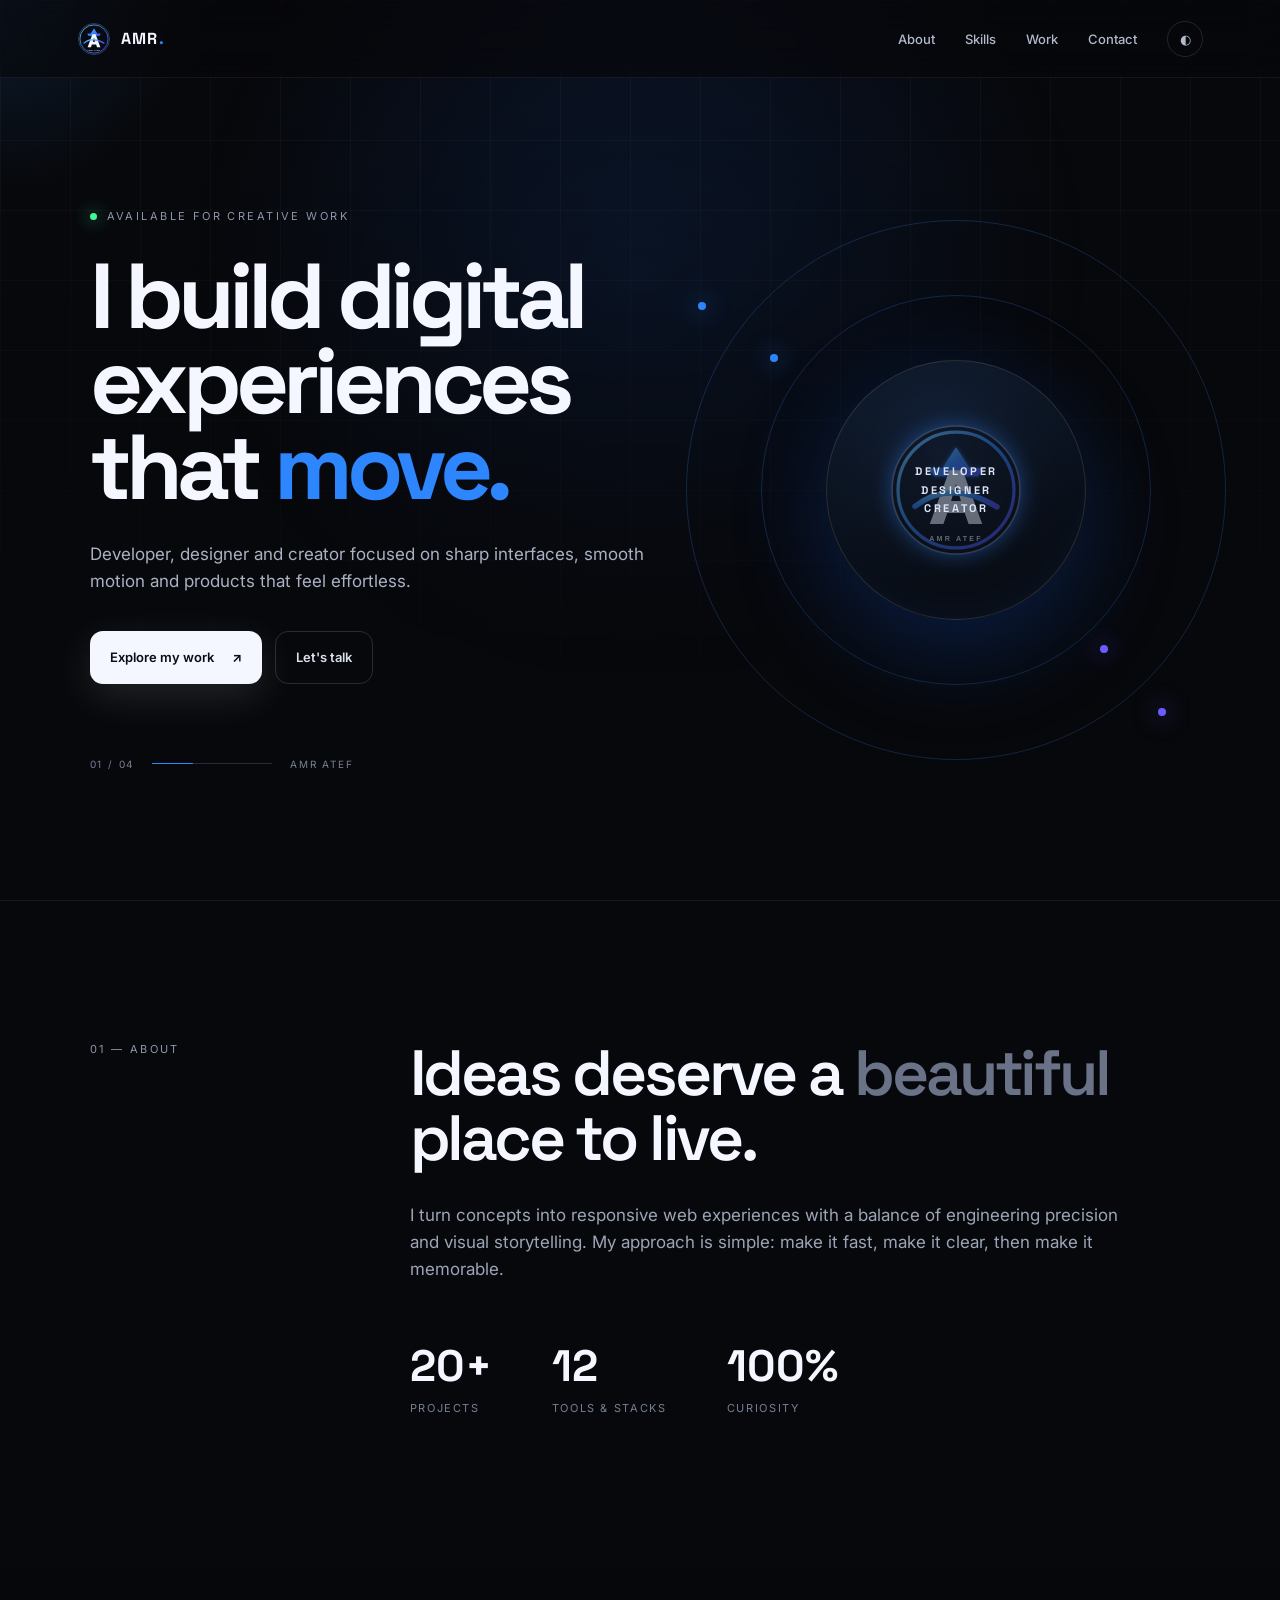
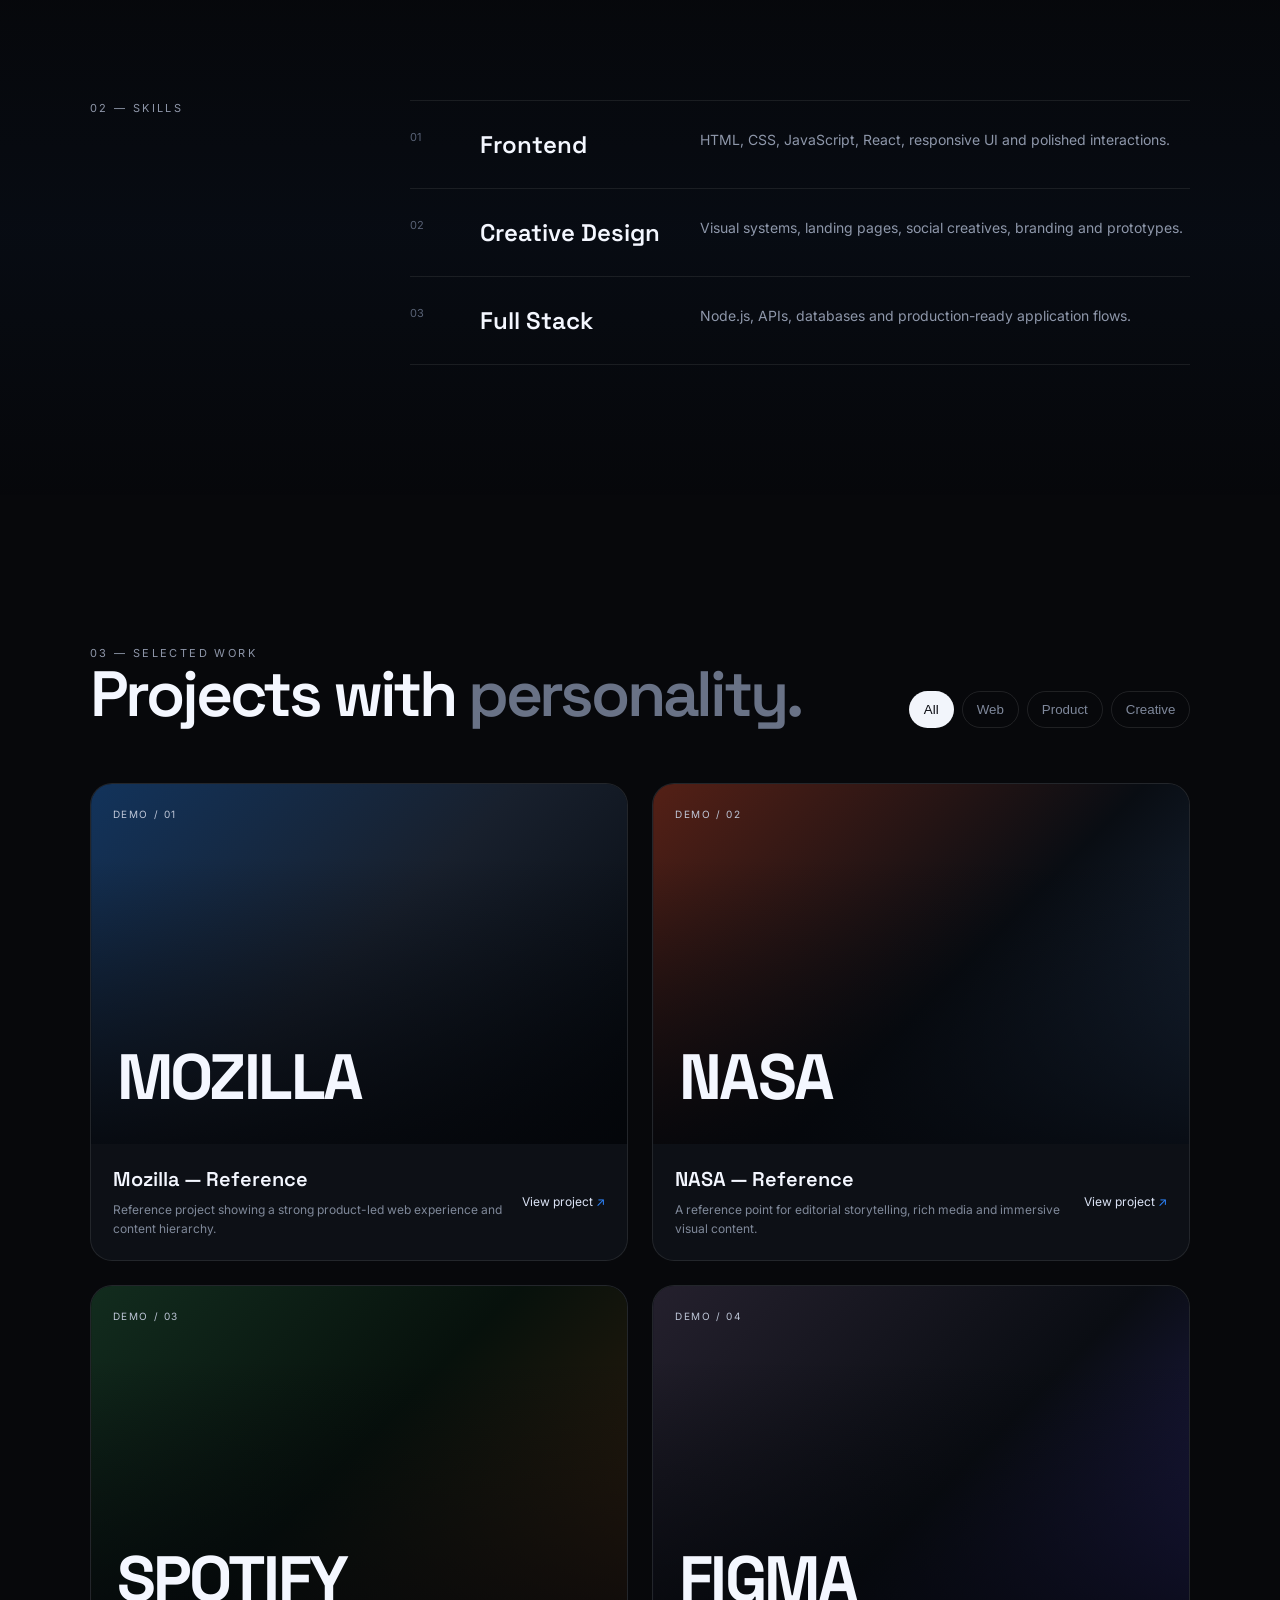
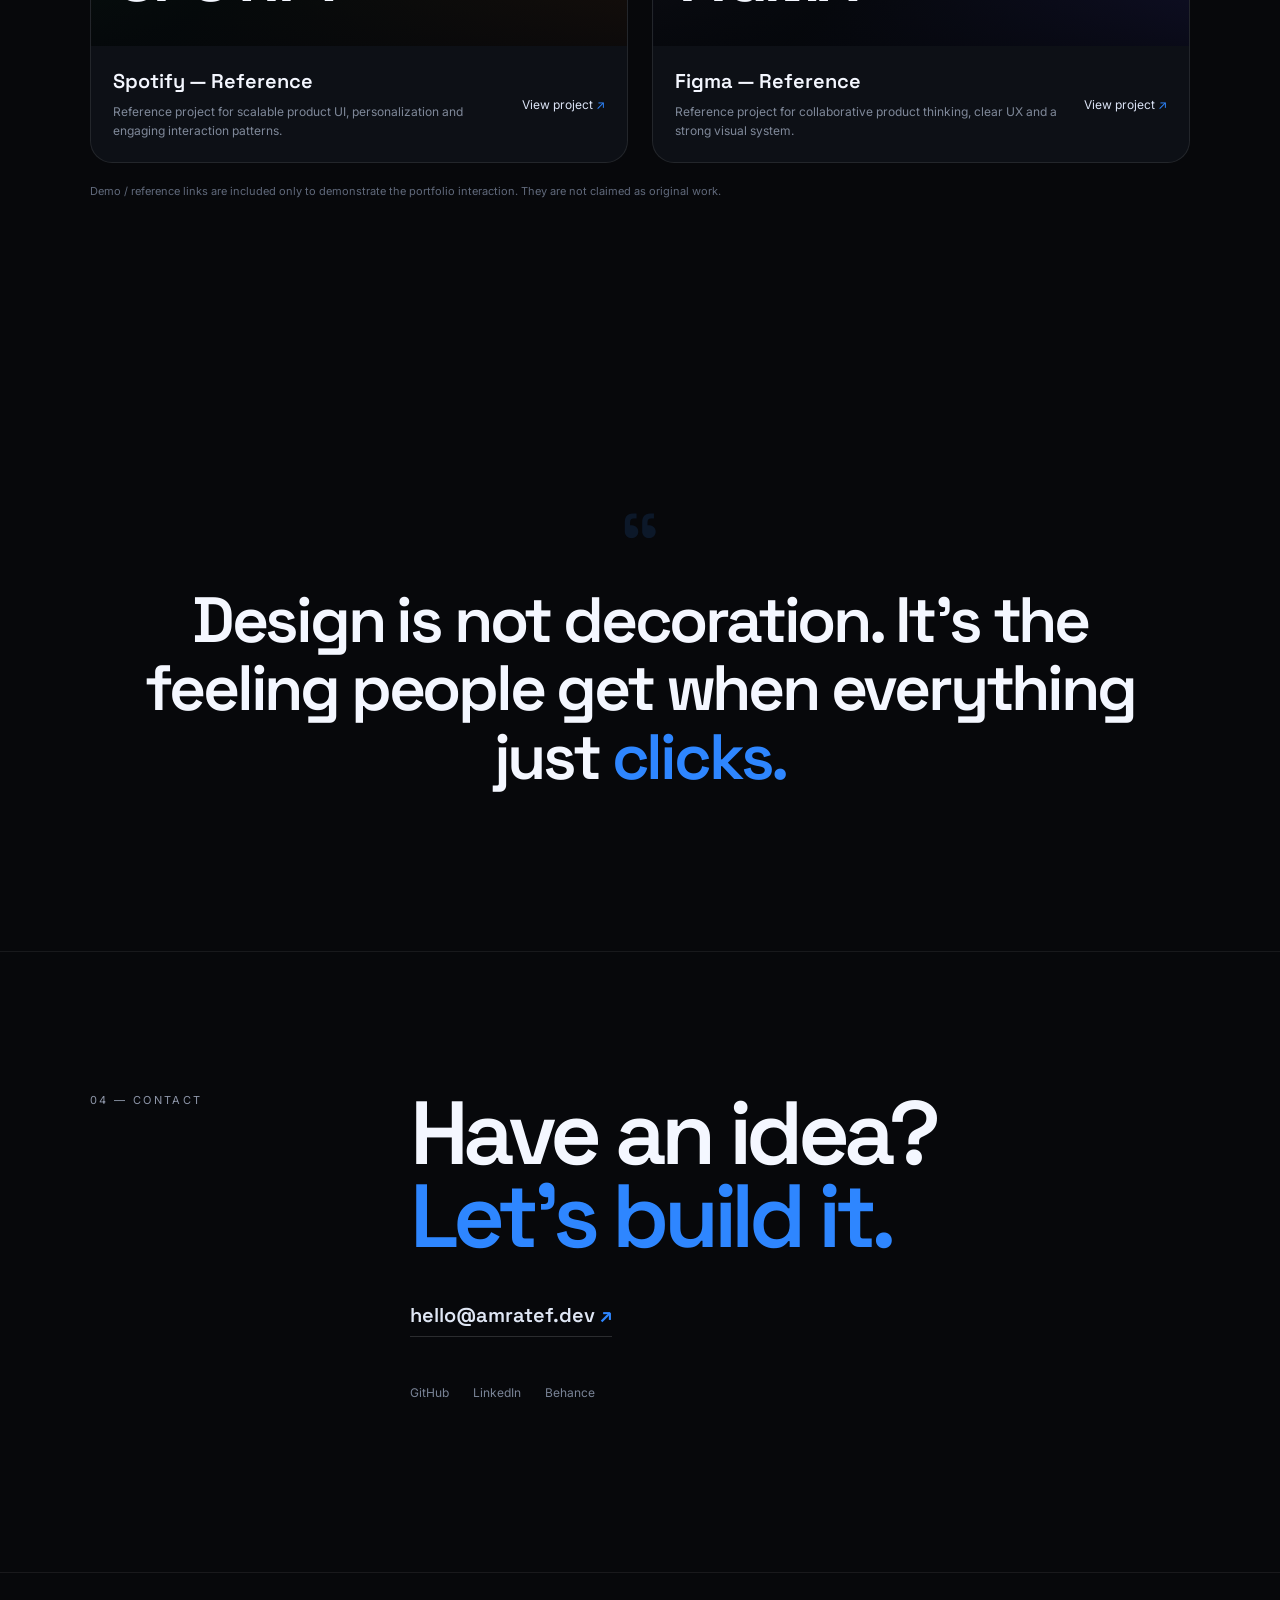
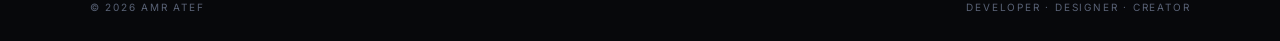
<file: index.html>
<!doctype html><html lang="en"><head><meta charset="utf-8"><meta name="viewport" content="width=device-width,initial-scale=1"><meta name="description" content="AMR ATEF — developer, designer and creator. A premium portfolio of selected digital work."><title>AMR ATEF — Developer · Designer · Creator</title><link rel="icon" href="./assets/logo.svg" type="image/svg+xml"><link rel="preconnect" href="https://fonts.googleapis.com"><link rel="preconnect" href="https://fonts.gstatic.com" crossorigin><link href="https://fonts.googleapis.com/css2?family=Inter:wght@400;500;600;700;800&family=Space+Grotesk:wght@500;600;700&display=swap" rel="stylesheet"><link rel="stylesheet" href="./style.css"></head><body><div class="cursor-glow"></div><header class="nav"><a class="brand" href="#top" aria-label="AMR ATEF home"><img src="./assets/logo.svg" alt="AMR ATEF logo"><span>AMR<span class="accent">.</span></span></a><button class="menu" aria-label="Open menu" aria-expanded="false"><i></i><i></i><i></i></button><nav class="nav-links"><a href="#about">About</a><a href="#skills">Skills</a><a href="#work">Work</a><a href="#contact">Contact</a><button class="theme" aria-label="Toggle theme">◐</button></nav></header><main id="top"><section class="hero"><div class="hero-grid"></div><div class="hero-copy reveal"><div class="eyebrow"><span></span> Available for creative work</div><h1>I build digital experiences that <em>move.</em></h1><p>Developer, designer and creator focused on sharp interfaces, smooth motion and products that feel effortless.</p><div class="hero-actions"><a class="btn primary" href="#work">Explore my work <b>↗</b></a><a class="btn ghost" href="#contact">Let's talk</a></div><div class="hero-meta"><span>01 / 04</span><div class="progress"><i></i></div><span>AMR ATEF</span></div></div><div class="hero-orbit reveal"><div class="orbit orbit-a"></div><div class="orbit orbit-b"></div><div class="hero-badge"><img src="./assets/logo.svg" alt=""><span>DEVELOPER<br>DESIGNER<br>CREATOR</span></div></div></section><section id="about" class="section split"><div class="section-label reveal">01 — About</div><div class="section-body reveal"><h2>Ideas deserve a <span class="muted">beautiful</span> place to live.</h2><p>I turn concepts into responsive web experiences with a balance of engineering precision and visual storytelling. My approach is simple: make it fast, make it clear, then make it memorable.</p><div class="stats"><div><strong>20+</strong><span>Projects</span></div><div><strong>12</strong><span>Tools & stacks</span></div><div><strong>100%</strong><span>Curiosity</span></div></div></div></section><section id="skills" class="section skills"><div class="section-label reveal">02 — Skills</div><div class="skill-list reveal"><div><span>01</span><strong>Frontend</strong><p>HTML, CSS, JavaScript, React, responsive UI and polished interactions.</p></div><div><span>02</span><strong>Creative Design</strong><p>Visual systems, landing pages, social creatives, branding and prototypes.</p></div><div><span>03</span><strong>Full Stack</strong><p>Node.js, APIs, databases and production-ready application flows.</p></div></div></section><section id="work" class="section work"><div class="work-head reveal"><div><div class="section-label">03 — Selected work</div><h2>Projects with <span class="muted">personality.</span></h2></div><div class="filters" role="tablist"><button class="filter active" data-filter="all">All</button><button class="filter" data-filter="web">Web</button><button class="filter" data-filter="product">Product</button><button class="filter" data-filter="creative">Creative</button></div></div><div class="projects"><article class="project reveal" data-tags="web product"><div class="project-image p1"><span>DEMO / 01</span><b>MOZILLA</b></div><div class="project-info"><div><h3>Mozilla — Reference</h3><p>Reference project showing a strong product-led web experience and content hierarchy.</p></div><a href="https://www.mozilla.org/" target="_blank" rel="noopener noreferrer">View project <span>↗</span></a></div></article><article class="project reveal" data-tags="web creative"><div class="project-image p2"><span>DEMO / 02</span><b>NASA</b></div><div class="project-info"><div><h3>NASA — Reference</h3><p>A reference point for editorial storytelling, rich media and immersive visual content.</p></div><a href="https://www.nasa.gov/" target="_blank" rel="noopener noreferrer">View project <span>↗</span></a></div></article><article class="project reveal" data-tags="product web"><div class="project-image p3"><span>DEMO / 03</span><b>SPOTIFY</b></div><div class="project-info"><div><h3>Spotify — Reference</h3><p>Reference project for scalable product UI, personalization and engaging interaction patterns.</p></div><a href="https://www.spotify.com/" target="_blank" rel="noopener noreferrer">View project <span>↗</span></a></div></article><article class="project reveal" data-tags="creative product"><div class="project-image p4"><span>DEMO / 04</span><b>FIGMA</b></div><div class="project-info"><div><h3>Figma — Reference</h3><p>Reference project for collaborative product thinking, clear UX and a strong visual system.</p></div><a href="https://www.figma.com/" target="_blank" rel="noopener noreferrer">View project <span>↗</span></a></div></article></div><p class="demo-note">Demo / reference links are included only to demonstrate the portfolio interaction. They are not claimed as original work.</p></section><section class="quote reveal"><div class="quote-mark">“</div><p>Design is not decoration. It's the feeling people get when everything just <em>clicks.</em></p></section><section id="contact" class="section contact"><div class="section-label reveal">04 — Contact</div><div class="contact-body reveal"><h2>Have an idea?<br><span>Let's build it.</span></h2><a class="mail" href="mailto:hello@amratef.dev">hello@amratef.dev <span>↗</span></a><div class="socials"><a href="https://github.com/m99000321-eng" target="_blank" rel="noopener">GitHub</a><a href="https://www.linkedin.com/" target="_blank" rel="noopener">LinkedIn</a><a href="https://www.behance.net/" target="_blank" rel="noopener">Behance</a></div></div></section></main><footer><div>© 2026 AMR ATEF</div><div>DEVELOPER · DESIGNER · CREATOR</div></footer><script src="./script.js"></script></body></html>
</file>
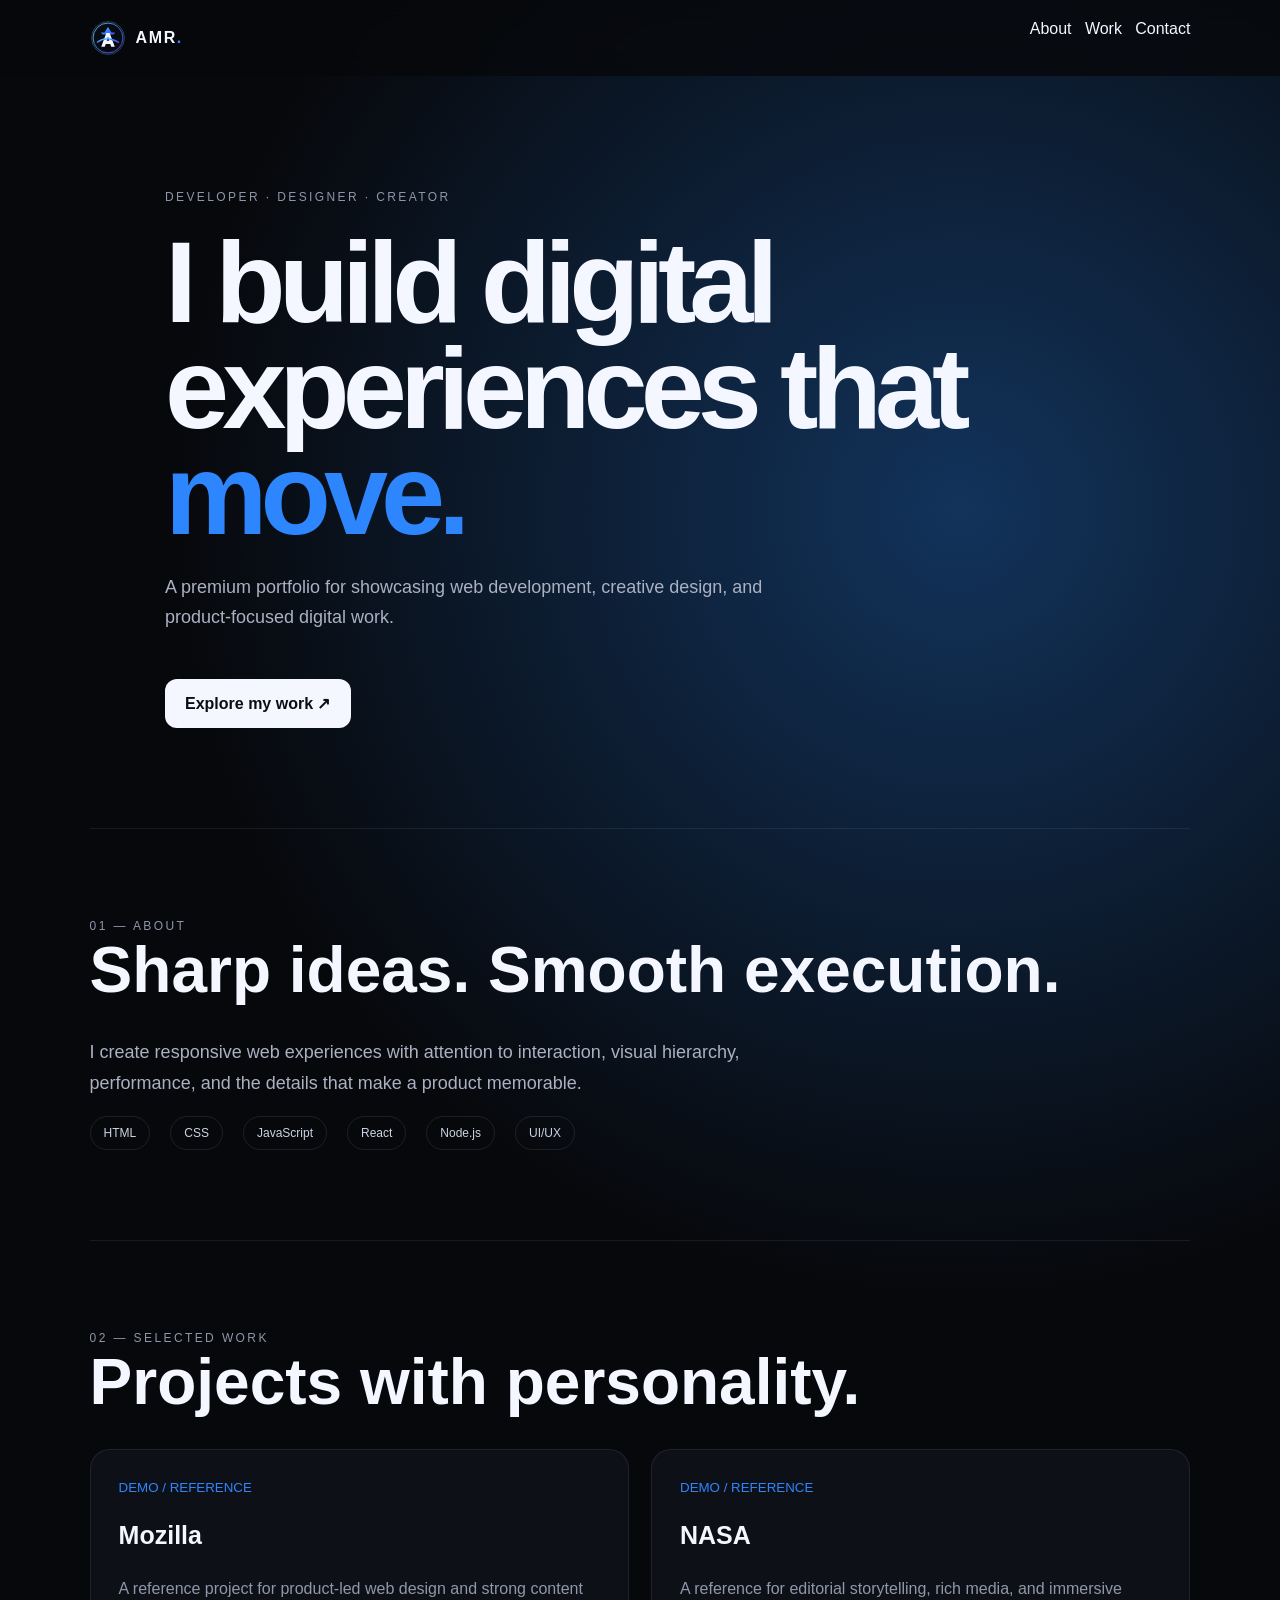
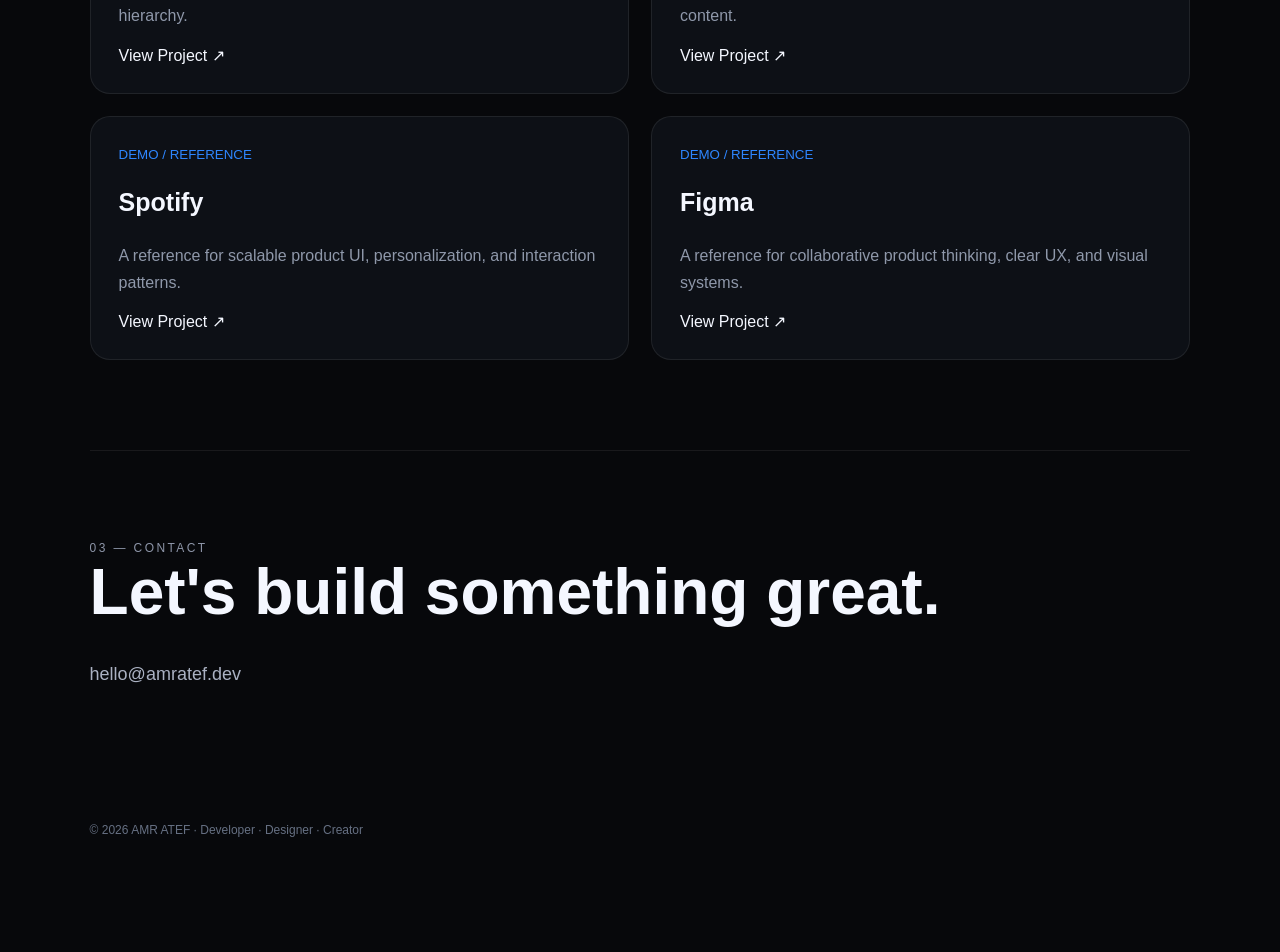
<file: vercel-portfolio.html>
<!doctype html><html lang="en"><head><meta charset="utf-8"><meta name="viewport" content="width=device-width,initial-scale=1"><title>AMR ATEF — Portfolio</title><style>body{margin:0;background:#07080b;color:#f4f7ff;font:16px Arial,sans-serif}main{min-height:100vh;padding:90px 7vw;background:radial-gradient(circle at 75% 20%,#12335b 0,transparent 35%),#07080b}nav{position:fixed;top:0;left:0;right:0;padding:20px 7vw;background:#07080bcc;backdrop-filter:blur(12px);display:flex;justify-content:space-between;z-index:4}a{color:inherit;text-decoration:none}.brand{display:flex;align-items:center;gap:10px;font-weight:700;letter-spacing:.1em}.logo{width:36px;height:36px}.hero{min-height:82vh;display:grid;place-items:center}.eyebrow{letter-spacing:.2em;text-transform:uppercase;color:#8e96a9;font-size:12px}h1{font-size:clamp(54px,9vw,120px);line-height:.92;max-width:950px;margin:25px 0;letter-spacing:-.06em}h1 span{color:#2e86ff}.lead{max-width:650px;color:#aab1c2;font-size:18px;line-height:1.7}.btn{display:inline-block;margin-top:28px;padding:15px 20px;border-radius:12px;background:#f4f7ff;color:#0b0d12;font-weight:700}.section{padding:90px 0;border-top:1px solid #ffffff12}.section h2{font-size:clamp(36px,5vw,72px);margin:0 0 30px}.projects{display:grid;grid-template-columns:repeat(2,1fr);gap:22px}.card{padding:28px;border:1px solid #ffffff14;border-radius:20px;background:#0d1016;transition:.35s}.card:hover{transform:translateY(-7px);border-color:#2e86ff77}.card small{color:#2e86ff}.card h3{font-size:25px}.card p{color:#8f98aa;line-height:1.7}.links{display:flex;gap:20px;flex-wrap:wrap}.pill{display:inline-block;padding:9px 13px;border:1px solid #ffffff18;border-radius:99px;color:#cbd3e2;font-size:12px}footer{padding:25px 0;color:#667083;font-size:12px}@media(max-width:800px){.projects{grid-template-columns:1fr}.navlinks{display:none}}</style></head><body><nav><a class="brand" href="#"><svg class="logo" viewBox="0 0 256 256" xmlns="http://www.w3.org/2000/svg"><defs><linearGradient id="g" x1="0" y1="0" x2="1" y2="1"><stop stop-color="#7bdcff"/><stop offset=".48" stop-color="#2e86ff"/><stop offset="1" stop-color="#5b49ff"/></linearGradient></defs><circle cx="128" cy="128" r="117" fill="#080b12" stroke="#6d86ab" stroke-width="3"/><circle cx="128" cy="128" r="106" fill="none" stroke="url(#g)" stroke-width="6"/><path d="M78 88h25l25-38 25 38h25l-10 15H88z" fill="url(#g)"/><path d="M80 190 116 92h24l36 98h-25l-7-20h-32l-7 20zm39-42h18l-9-31z" fill="#f4f7ff"/><path d="M53 158c39-30 89-36 150 1" fill="none" stroke="url(#g)" stroke-width="10" stroke-linecap="round"/></svg><span>AMR<span style="color:#2e86ff">.</span></span></a><div class="navlinks"><a href="#about">About</a> &nbsp; <a href="#work">Work</a> &nbsp; <a href="#contact">Contact</a></div></nav><main><section class="hero"><div><div class="eyebrow">Developer · Designer · Creator</div><h1>I build digital experiences that <span>move.</span></h1><p class="lead">A premium portfolio for showcasing web development, creative design, and product-focused digital work.</p><a class="btn" href="#work">Explore my work ↗</a></div></section><section id="about" class="section"><div class="eyebrow">01 — About</div><h2>Sharp ideas. Smooth execution.</h2><p class="lead">I create responsive web experiences with attention to interaction, visual hierarchy, performance, and the details that make a product memorable.</p><div class="links"><span class="pill">HTML</span><span class="pill">CSS</span><span class="pill">JavaScript</span><span class="pill">React</span><span class="pill">Node.js</span><span class="pill">UI/UX</span></div></section><section id="work" class="section"><div class="eyebrow">02 — Selected Work</div><h2>Projects with personality.</h2><div class="projects"><article class="card"><small>DEMO / REFERENCE</small><h3>Mozilla</h3><p>A reference project for product-led web design and strong content hierarchy.</p><a href="https://www.mozilla.org/" target="_blank" rel="noopener">View Project ↗</a></article><article class="card"><small>DEMO / REFERENCE</small><h3>NASA</h3><p>A reference for editorial storytelling, rich media, and immersive content.</p><a href="https://www.nasa.gov/" target="_blank" rel="noopener">View Project ↗</a></article><article class="card"><small>DEMO / REFERENCE</small><h3>Spotify</h3><p>A reference for scalable product UI, personalization, and interaction patterns.</p><a href="https://www.spotify.com/" target="_blank" rel="noopener">View Project ↗</a></article><article class="card"><small>DEMO / REFERENCE</small><h3>Figma</h3><p>A reference for collaborative product thinking, clear UX, and visual systems.</p><a href="https://www.figma.com/" target="_blank" rel="noopener">View Project ↗</a></article></div></section><section id="contact" class="section"><div class="eyebrow">03 — Contact</div><h2>Let's build something great.</h2><p class="lead">hello@amratef.dev</p></section><footer>© 2026 AMR ATEF · Developer · Designer · Creator</footer></main></body></html>
</file>
<file: style.css>
*{box-sizing:border-box;margin:0;padding:0}html{scroll-behavior:smooth}body{font-family:Inter,system-ui,sans-serif;background:#07080b;color:#f4f7ff;line-height:1.6;overflow-x:hidden}body.light{background:#f5f7fb;color:#10131a}.cursor-glow{position:fixed;width:420px;height:420px;border-radius:50%;background:radial-gradient(circle,rgba(38,132,255,.14),transparent 65%);pointer-events:none;transform:translate(-50%,-50%);z-index:0;mix-blend-mode:screen}.nav{position:fixed;top:0;left:0;right:0;height:78px;display:flex;align-items:center;justify-content:space-between;padding:0 6vw;border-bottom:1px solid rgba(255,255,255,.06);background:rgba(7,8,11,.62);backdrop-filter:blur(18px);z-index:20}.brand{display:flex;align-items:center;gap:10px;color:inherit;text-decoration:none;font-family:'Space Grotesk';font-weight:700;letter-spacing:.08em}.brand img{width:34px;height:34px}.accent,.hero-copy em,.quote em,.contact-body span{color:#2e86ff;font-style:normal}.nav-links{display:flex;align-items:center;gap:30px}.nav-links a,.theme{color:#b3bacb;text-decoration:none;font:500 13px Inter;transition:.25s}.nav-links a:hover{color:#fff}.theme{border:1px solid rgba(255,255,255,.12);background:transparent;border-radius:100px;width:36px;height:36px;cursor:pointer}.menu{display:none;background:none;border:0}.hero{min-height:100vh;padding:160px 7vw 80px;display:grid;grid-template-columns:1.15fr .85fr;align-items:center;position:relative;overflow:hidden}.hero-grid{position:absolute;inset:0;background-image:linear-gradient(rgba(255,255,255,.035) 1px,transparent 1px),linear-gradient(90deg,rgba(255,255,255,.035) 1px,transparent 1px);background-size:70px 70px;mask-image:linear-gradient(to bottom,black,transparent 85%);animation:gridMove 16s linear infinite}.hero-grid:after{content:'';position:absolute;inset:0;background:radial-gradient(circle at 50% 30%,rgba(31,111,255,.16),transparent 50%)}@keyframes gridMove{to{transform:translateY(70px)}}.hero-copy,.hero-orbit{position:relative;z-index:2}.eyebrow,.section-label{font-size:11px;text-transform:uppercase;letter-spacing:.22em;color:#8e96a9}.eyebrow{display:flex;gap:10px;align-items:center;margin-bottom:28px}.eyebrow span{width:7px;height:7px;border-radius:50%;background:#43f59c;box-shadow:0 0 18px #43f59c}.hero h1{font:700 clamp(55px,7.2vw,110px)/.93 'Space Grotesk';letter-spacing:-.065em;max-width:900px}.hero p{max-width:610px;color:#aab1c2;font-size:17px;margin:30px 0 36px}.hero-actions{display:flex;gap:13px;flex-wrap:wrap}.btn{display:inline-flex;align-items:center;gap:18px;padding:15px 20px;border-radius:13px;text-decoration:none;font-weight:600;font-size:13px;transition:transform .25s,box-shadow .25s}.btn:hover{transform:translateY(-3px)}.btn.primary{background:#f4f7ff;color:#0b0d12;box-shadow:0 12px 40px rgba(244,247,255,.12)}.btn.ghost{border:1px solid rgba(255,255,255,.14);color:#dbe0ed}.hero-meta{display:flex;align-items:center;gap:18px;margin-top:72px;color:#778095;font-size:10px;letter-spacing:.18em}.progress{height:1px;width:120px;background:#252b39;overflow:hidden}.progress i{display:block;height:100%;width:34%;background:#2e86ff;box-shadow:0 0 14px #2e86ff;animation:pulse 2s ease-in-out infinite}@keyframes pulse{50%{width:90%}}.hero-orbit{min-height:520px;display:grid;place-items:center}.orbit{position:absolute;border:1px solid rgba(67,135,255,.22);border-radius:50%;animation:spin 16s linear infinite}.orbit-a{width:390px;height:390px}.orbit-b{width:540px;height:540px;animation-duration:24s;animation-direction:reverse}.orbit:before,.orbit:after{content:'';position:absolute;width:8px;height:8px;border-radius:50%;background:#2e86ff;box-shadow:0 0 24px #2e86ff}.orbit:before{top:15%;left:2%}.orbit:after{bottom:8%;right:11%;background:#6c5cff;box-shadow:0 0 24px #6c5cff}@keyframes spin{to{transform:rotate(360deg)}}.hero-badge{width:260px;height:260px;border-radius:50%;border:1px solid rgba(255,255,255,.14);background:radial-gradient(circle at 45% 35%,#15243d,#080a0f 65%);box-shadow:0 30px 100px rgba(17,100,255,.24),inset 0 0 70px rgba(46,134,255,.1);display:grid;place-items:center;text-align:center;position:relative}.hero-badge img{position:absolute;width:140px;opacity:.38;filter:drop-shadow(0 0 10px #2e86ff)}.hero-badge span{font:700 11px/1.7 'Space Grotesk';letter-spacing:.24em;position:relative;color:#dce4f6}.section{padding:140px 7vw;position:relative;z-index:2}.split{display:grid;grid-template-columns:250px 1fr;gap:70px;border-top:1px solid rgba(255,255,255,.07)}.section-body{max-width:940px}.section-body h2,.work h2{font:600 clamp(40px,5vw,76px)/1.02 'Space Grotesk';letter-spacing:-.05em}.muted{color:#697286}.section-body>p{max-width:720px;color:#9ca5b7;font-size:17px;margin:30px 0 55px}.stats{display:flex;gap:60px}.stats strong{display:block;font:700 44px 'Space Grotesk'}.stats span{color:#768095;font-size:11px;text-transform:uppercase;letter-spacing:.15em}.skills{background:linear-gradient(180deg,transparent,rgba(27,86,170,.05),transparent);display:grid;grid-template-columns:250px 1fr;gap:70px}.skill-list{border-top:1px solid rgba(255,255,255,.08)}.skill-list>div{display:grid;grid-template-columns:70px 220px 1fr;align-items:start;padding:28px 0;border-bottom:1px solid rgba(255,255,255,.08)}.skill-list span{color:#596276;font-size:11px}.skill-list strong{font:600 24px 'Space Grotesk'}.skill-list p{color:#8e97aa;max-width:510px;font-size:14px}.work-head{display:flex;justify-content:space-between;gap:30px;align-items:end;margin-bottom:55px}.filters{display:flex;gap:8px;flex-wrap:wrap}.filter{border:1px solid rgba(255,255,255,.1);background:transparent;color:#7f889b;padding:10px 14px;border-radius:999px;cursor:pointer}.filter.active,.filter:hover{background:#f2f5fb;color:#0a0c12}.projects{display:grid;grid-template-columns:repeat(2,1fr);gap:24px}.project{border:1px solid rgba(255,255,255,.09);background:#0d1016;border-radius:22px;overflow:hidden;transition:transform .4s,border-color .4s;min-width:0}.project:hover{transform:translateY(-8px);border-color:rgba(46,134,255,.4)}.project-image{height:360px;position:relative;display:flex;align-items:flex-end;padding:26px;background-size:cover;background-position:center}.project-image:after{content:'';position:absolute;inset:0;background:linear-gradient(180deg,transparent 20%,rgba(4,6,10,.82))}.project-image span,.project-image b{position:relative;z-index:2}.project-image span{position:absolute;top:22px;left:22px;color:#bec6d7;font-size:10px;letter-spacing:.16em}.project-image b{font:700 clamp(40px,5vw,72px) 'Space Grotesk';letter-spacing:-.04em}.p1{background-image:linear-gradient(135deg,#12335b,#18202d 48%,#020509)}.p2{background-image:linear-gradient(135deg,#542016,#090d13 55%,#1e2f47)}.p3{background-image:linear-gradient(135deg,#122c1e,#07110c 48%,#351e0c)}.p4{background-image:linear-gradient(135deg,#24202d,#0a0d13 55%,#231f58)}.project-info{padding:22px;display:flex;justify-content:space-between;gap:20px}.project-info h3{font:600 20px 'Space Grotesk'}.project-info p{color:#7f8899;font-size:12px;max-width:420px;margin-top:8px}.project-info>a{align-self:center;color:#dce4f6;text-decoration:none;font-size:12px;white-space:nowrap}.project-info>a span{color:#2e86ff}.demo-note{margin-top:20px;color:#60697b;font-size:11px}.quote{padding:160px 7vw;text-align:center;position:relative}.quote-mark{font:100px/1 'Space Grotesk';color:#2e86ff20}.quote p{max-width:1000px;margin:-15px auto 0;font:600 clamp(38px,5vw,72px)/1.07 'Space Grotesk';letter-spacing:-.05em}.contact{display:grid;grid-template-columns:250px 1fr;gap:70px;border-top:1px solid rgba(255,255,255,.07);padding-bottom:170px}.contact-body h2{font:600 clamp(55px,7vw,105px)/.92 'Space Grotesk';letter-spacing:-.06em}.mail{display:inline-block;margin-top:45px;color:#dfe6f4;font:600 20px 'Space Grotesk';text-decoration:none;border-bottom:1px solid rgba(255,255,255,.15);padding-bottom:8px}.mail span{color:#2e86ff}.socials{display:flex;gap:24px;margin-top:46px}.socials a{color:#798396;text-decoration:none;font-size:12px}.socials a:hover{color:#fff}footer{display:flex;justify-content:space-between;padding:26px 7vw;border-top:1px solid rgba(255,255,255,.07);color:#596276;font-size:10px;letter-spacing:.18em}.reveal{opacity:0;transform:translateY(30px);transition:opacity .8s ease,transform .8s ease}.reveal.show{opacity:1;transform:none}.hidden{display:none!important}@media(max-width:850px){.nav{height:68px;padding:0 5vw}.nav-links{position:absolute;top:68px;left:0;right:0;padding:22px 5vw;background:rgba(7,8,11,.97);border-bottom:1px solid rgba(255,255,255,.08);display:none;flex-direction:column;align-items:flex-start}.nav-links.open{display:flex}.menu{display:flex;flex-direction:column;gap:5px}.menu i{display:block;width:25px;height:2px;background:#dfe5f2}.hero{grid-template-columns:1fr;padding:130px 7vw 70px}.hero-orbit{display:none}.hero h1{font-size:56px}.section,.contact{padding:90px 7vw;display:block}.section-label{margin-bottom:35px}.stats{gap:30px;flex-wrap:wrap}.stats strong{font-size:36px}.skill-list>div{grid-template-columns:50px 1fr}.skill-list p{grid-column:2}.work-head{align-items:start;flex-direction:column}.projects{grid-template-columns:1fr}.project-image{height:280px}.quote{padding:100px 7vw}.quote p{font-size:43px}footer{flex-direction:column;gap:10px}}@media(max-width:500px){.hero h1{font-size:46px}.hero p{font-size:15px}.btn{width:100%;justify-content:center}.hero-meta{margin-top:45px}.contact-body h2{font-size:55px}.mail{font-size:17px}.socials{gap:18px}}body.light .nav{background:rgba(245,247,251,.75);border-color:rgba(16,19,26,.08)}body.light .nav-links a,body.light .theme{color:#4e5768}body.light .hero-grid{background-image:linear-gradient(rgba(16,19,26,.06) 1px,transparent 1px),linear-gradient(90deg,rgba(16,19,26,.06) 1px,transparent 1px)}body.light .hero p,body.light .section-body>p,body.light .skill-list p,body.light .project-info p{color:#5e6778}body.light .project{background:#fff;border-color:rgba(16,19,26,.1)}body.light .btn.ghost{color:#161a22;border-color:rgba(16,19,26,.14)}body.light .filter{color:#5f6979;border-color:rgba(16,19,26,.12)}body.light .filter.active,body.light .filter:hover{background:#141821;color:#fff}body.light .mail{color:#171b25}
</file>
